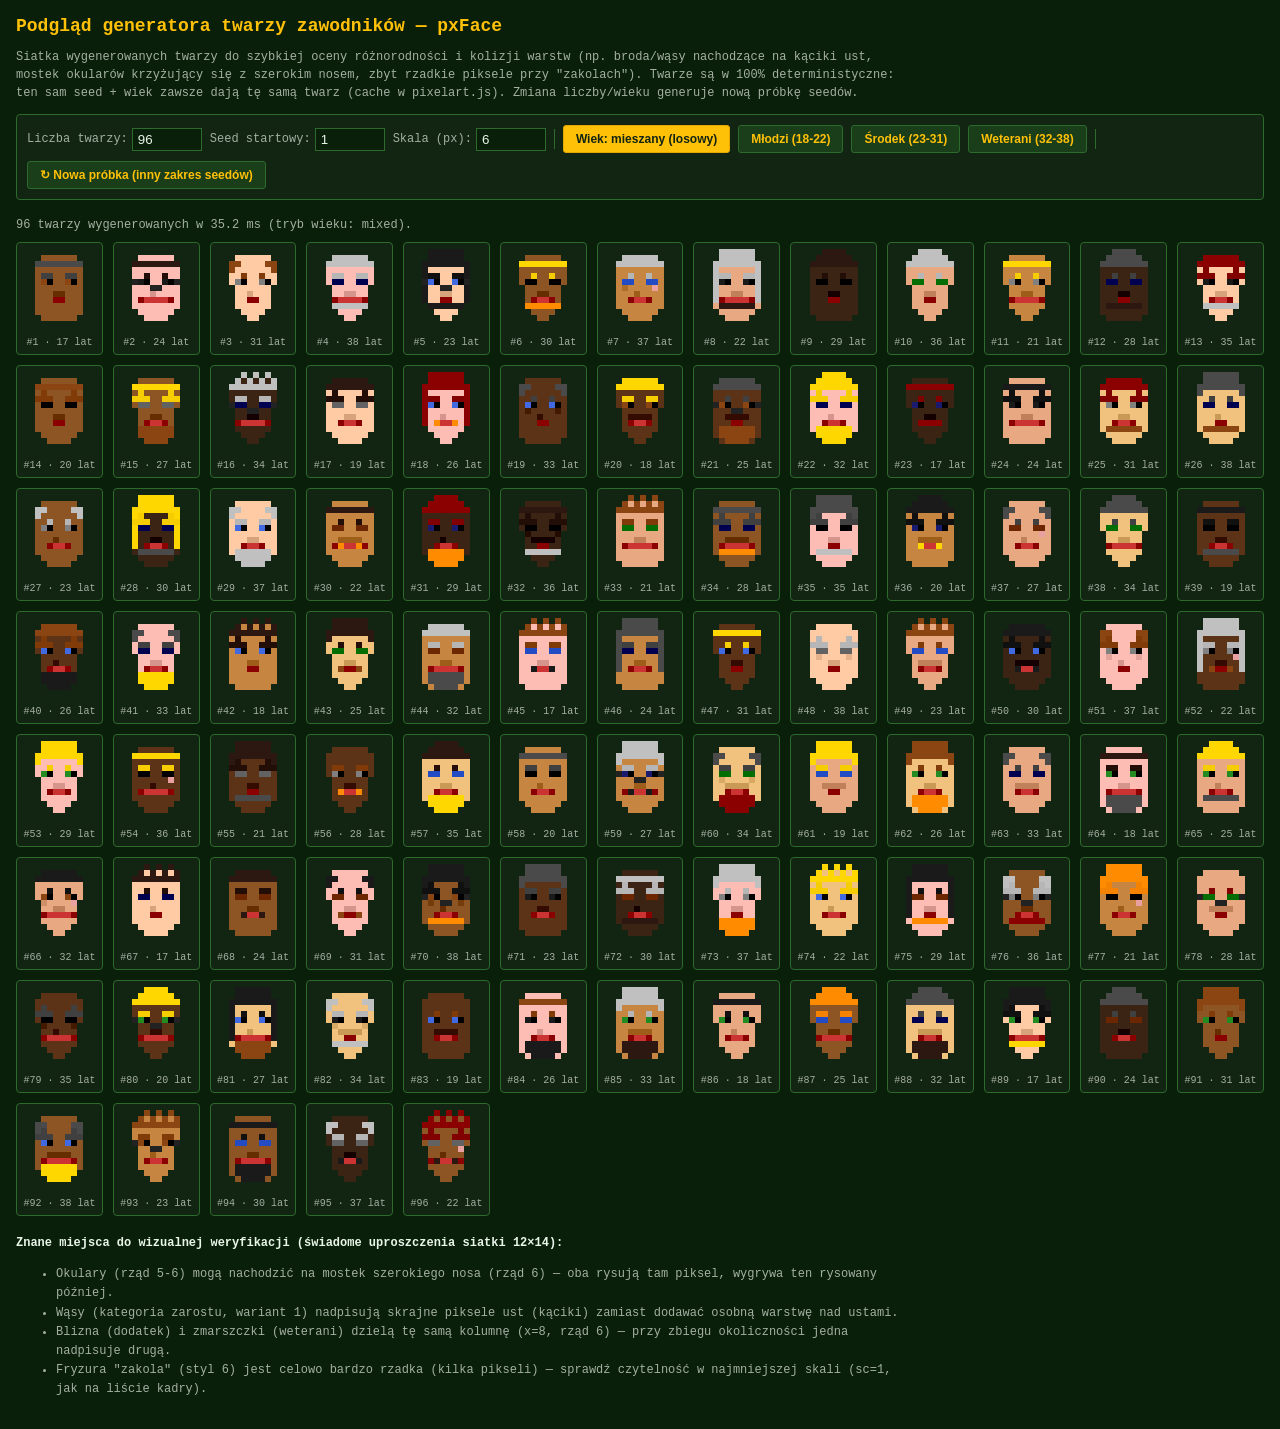
<file: face-harness.html>
<!DOCTYPE html>
<html lang="pl">
<head>
<meta charset="UTF-8">
<title>GtG — podgląd generatora twarzy (pxFace)</title>
<style>
  :root{
    --gd:#0a1f0a; --gm:#1a3d1a; --gl:#2d6b2d; --gb:#4caf50;
    --am:#ffc107; --ad:#e6a800; --wh:#e8f5e9; --gr:#a3b0a3; --tb:#122412;
  }
  *{box-sizing:border-box;}
  body{background:var(--gd);color:var(--wh);font-family:'Courier New',monospace;margin:0;padding:16px;}
  h1{color:var(--am);font-size:18px;margin:0 0 4px;}
  p.note{color:var(--gr);font-size:12px;max-width:900px;line-height:1.5;}
  .bar{display:flex;flex-wrap:wrap;gap:8px;align-items:center;margin:12px 0 18px;padding:10px;background:var(--tb);border:1px solid var(--gl);border-radius:4px;}
  .bar label{font-size:12px;color:var(--gr);display:flex;align-items:center;gap:4px;}
  .bar input[type=number]{width:70px;background:var(--gd);color:var(--wh);border:1px solid var(--gl);padding:3px 5px;}
  button{background:var(--gm);color:var(--am);border:1px solid var(--gl);padding:6px 12px;cursor:pointer;font-size:12px;font-weight:bold;border-radius:3px;}
  button:hover{background:var(--gl);}
  button.active{background:var(--am);color:var(--tb);border-color:var(--ad);}
  .grid{display:grid;grid-template-columns:repeat(auto-fill,minmax(84px,1fr));gap:10px;}
  .cell{background:var(--tb);border:1px solid var(--gl);border-radius:4px;padding:6px;text-align:center;}
  .cell canvas{image-rendering:pixelated;display:block;margin:0 auto 4px;}
  .cell .meta{font-size:10px;color:var(--gr);}
  .legend{margin-top:18px;font-size:12px;color:var(--gr);max-width:900px;line-height:1.6;}
  .legend b{color:var(--wh);}
  .stats{font-size:12px;color:var(--gr);margin-bottom:10px;}
</style>
</head>
<body>
  <h1>Podgląd generatora twarzy zawodników — pxFace</h1>
  <p class="note">
    Siatka wygenerowanych twarzy do szybkiej oceny różnorodności i kolizji warstw (np. broda/wąsy nachodzące na kąciki ust,
    mostek okularów krzyżujący się z szerokim nosem, zbyt rzadkie piksele przy "zakolach"). Twarze są w 100% deterministyczne:
    ten sam seed + wiek zawsze dają tę samą twarz (cache w <code>pixelart.js</code>). Zmiana liczby/wieku generuje nową próbkę seedów.
  </p>

  <div class="bar">
    <label>Liczba twarzy:
      <input type="number" id="cnt" value="96" min="8" max="300" step="8">
    </label>
    <label>Seed startowy:
      <input type="number" id="seedStart" value="1" min="1" max="999999">
    </label>
    <label>Skala (px):
      <input type="number" id="scale" value="6" min="2" max="12">
    </label>
    <span style="width:1px;height:20px;background:var(--gl)"></span>
    <button data-age="mixed" class="agebtn active">Wiek: mieszany (losowy)</button>
    <button data-age="young" class="agebtn">Młodzi (18-22)</button>
    <button data-age="mid" class="agebtn">Środek (23-31)</button>
    <button data-age="vet" class="agebtn">Weterani (32-38)</button>
    <span style="width:1px;height:20px;background:var(--gl)"></span>
    <button id="regen">↻ Nowa próbka (inny zakres seedów)</button>
  </div>

  <div class="stats" id="stats"></div>
  <div class="grid" id="grid"></div>

  <div class="legend">
    <p><b>Znane miejsca do wizualnej weryfikacji (świadome uproszczenia siatki 12×14):</b></p>
    <ul>
      <li>Okulary (rząd 5-6) mogą nachodzić na mostek szerokiego nosa (rząd 6) — oba rysują tam piksel, wygrywa ten rysowany później.</li>
      <li>Wąsy (kategoria zarostu, wariant 1) nadpisują skrajne piksele ust (kąciki) zamiast dodawać osobną warstwę nad ustami.</li>
      <li>Blizna (dodatek) i zmarszczki (weterani) dzielą tę samą kolumnę (x=8, rząd 6) — przy zbiegu okoliczności jedna nadpisuje drugą.</li>
      <li>Fryzura "zakola" (styl 6) jest celowo bardzo rzadka (kilka pikseli) — sprawdź czytelność w najmniejszej skali (sc=1, jak na liście kadry).</li>
    </ul>
  </div>

<script src="js/engine/pixelart.js"></script>
<script>
(function(){
  var gridEl=document.getElementById('grid');
  var statsEl=document.getElementById('stats');
  var cntEl=document.getElementById('cnt');
  var seedEl=document.getElementById('seedStart');
  var scaleEl=document.getElementById('scale');
  var ageMode='mixed';

  function ageForMode(mode, i){
    if(mode==='young') return 18+(i%5);
    if(mode==='mid') return 23+(i%9);
    if(mode==='vet') return 32+(i%7);
    // mixed: spread across full range deterministically from index
    return 17+(i*7)%22;
  }

  function render(){
    var cnt=Math.max(8,Math.min(300,parseInt(cntEl.value,10)||96));
    var seedStart=parseInt(seedEl.value,10)||1;
    var sc=Math.max(2,Math.min(12,parseInt(scaleEl.value,10)||6));
    gridEl.innerHTML='';
    var t0=performance.now();
    for(var i=0;i<cnt;i++){
      var seed=seedStart+i;
      var age=ageForMode(ageMode,i);
      var cell=document.createElement('div');
      cell.className='cell';
      var cv=pxFace(seed,sc,age);
      cell.appendChild(cv);
      var meta=document.createElement('div');
      meta.className='meta';
      meta.textContent='#'+seed+' · '+age+' lat';
      cell.appendChild(meta);
      gridEl.appendChild(cell);
    }
    var t1=performance.now();
    statsEl.textContent=cnt+' twarzy wygenerowanych w '+(t1-t0).toFixed(1)+' ms (tryb wieku: '+ageMode+').';
  }

  document.querySelectorAll('.agebtn').forEach(function(btn){
    btn.addEventListener('click',function(){
      document.querySelectorAll('.agebtn').forEach(function(b){b.classList.remove('active');});
      btn.classList.add('active');
      ageMode=btn.dataset.age;
      render();
    });
  });
  document.getElementById('regen').addEventListener('click',function(){
    seedEl.value=1+Math.floor(Math.random()*50000);
    render();
  });
  cntEl.addEventListener('change',render);
  seedEl.addEventListener('change',render);
  scaleEl.addEventListener('change',render);

  render();
})();
</script>
</body>
</html>
</file>
